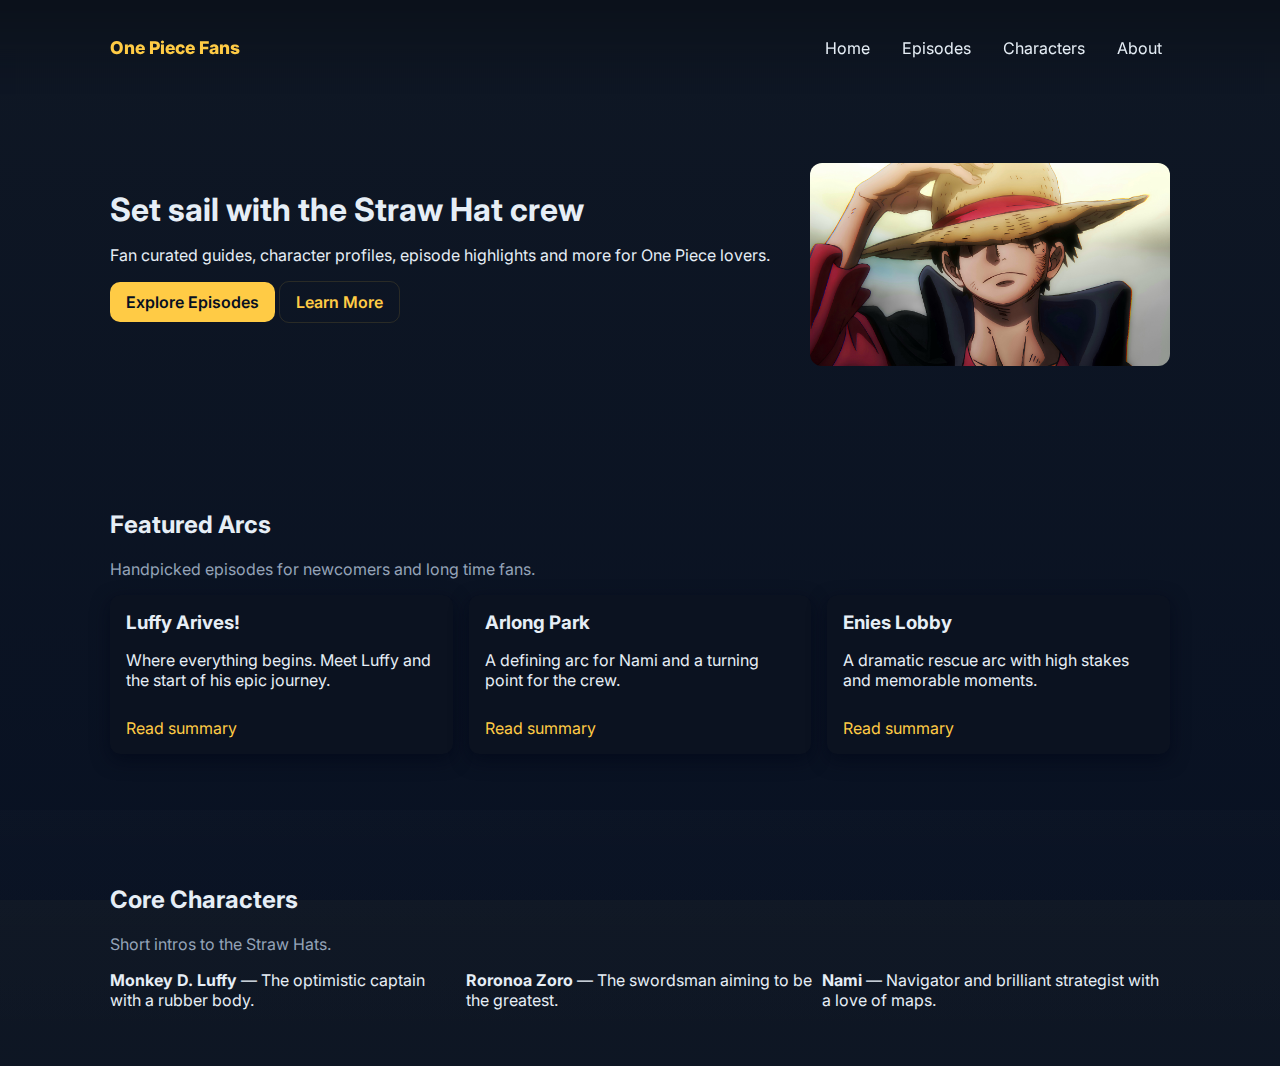
<file: Project4/web-content/index.html>
<html lang="en">
<head>
<meta charset="utf-8" />
<meta name="viewport" content="width=device-width, initial-scale=1" />
<title>One Piece Fan Site</title>
<link rel="icon" href="/favicon.ico">
<link rel="stylesheet" href="styles.css">
<link rel="preconnect" href="https://fonts.gstatic.com" crossorigin>
<link href="https://fonts.googleapis.com/css2?family=Inter:wght@400;600;800&display=swap" rel="stylesheet">
</head>
<body>
<header class="site-header">
<div class="container header-inner">
<a class="logo" href="index.html">One Piece Fans</a>
<nav class="main-nav">
<a href="index.html">Home</a>
<a href="#episodes">Episodes</a>
<a href="#characters">Characters</a>
<a href="about.html">About</a>
</nav>
<button class="menu-toggle" aria-expanded="false" aria-controls="main-nav">☰</button>
</div>
</header>


<main>
<section class="hero">
<div class="container hero-grid">
<div class="hero-text">
<h1>Set sail with the Straw Hat crew</h1>
<p>Fan curated guides, character profiles, episode highlights and more for One Piece lovers.</p>
<p class="cta-row">
<a class="btn" href="#episodes">Explore Episodes</a>
<a class="btn ghost" href="about.html">Learn More</a>
</p>
</div>
<div class="hero-art">
<img src="1352902.jpeg" alt="Monkey D. Luffy" />
</div>
</div>
</section>


<section id="episodes" class="section">
<div class="container">
<h2>Featured Arcs</h2>
<p class="lede">Handpicked episodes for newcomers and long time fans.</p>
<div class="grid cards">
<article class="card">
<h3>Luffy Arives!</h3>
<p>Where everything begins. Meet Luffy and the start of his epic journey.</p>
<a class="card-link" href="#">Read summary</a>
</article>
<article class="card">
<h3>Arlong Park</h3>
<p>A defining arc for Nami and a turning point for the crew.</p>
<a class="card-link" href="#">Read summary</a>
</article>
<article class="card">
<h3>Enies Lobby</h3>
<p>A dramatic rescue arc with high stakes and memorable moments.</p>
<a class="card-link" href="#">Read summary</a>
</article>
</div>
</div>
</section>


<section id="characters" class="section alt">
<div class="container">
<h2>Core Characters</h2>
<p class="lede">Short intros to the Straw Hats.</p>
<ul class="characters">
<li><strong>Monkey D. Luffy</strong> — The optimistic captain with a rubber body.</li>
<li><strong>Roronoa Zoro</strong> — The swordsman aiming to be the greatest.</li>
<li><strong>Nami</strong> — Navigator and brilliant strategist with a love of maps.</li>
</ul>
</div>
</html>
</file>
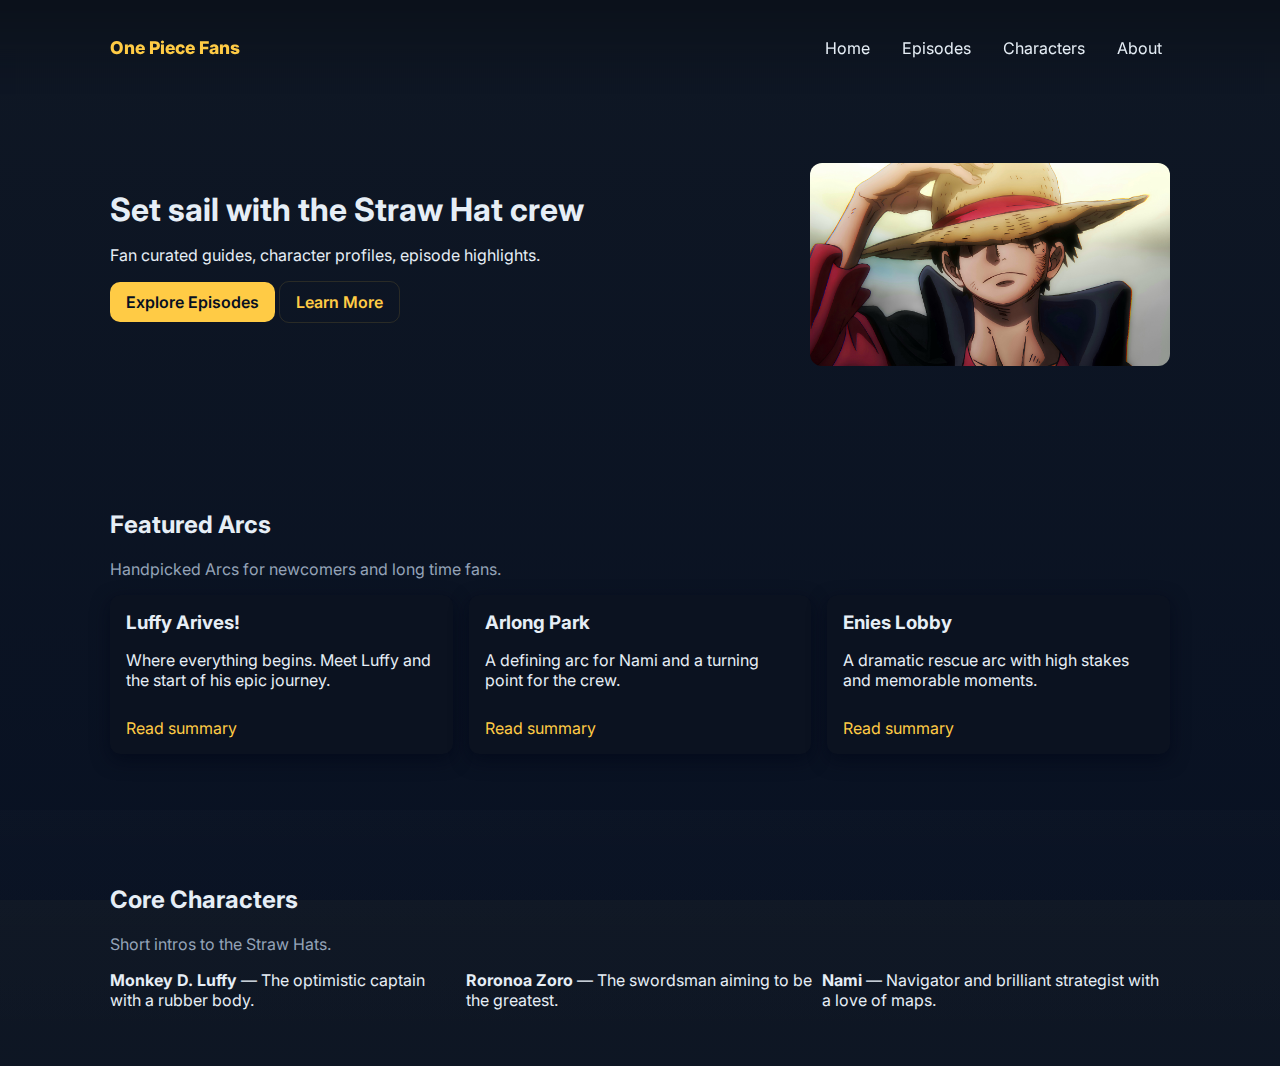
<file: Project5/web-content/index.html>
<html lang="en">
<head>
<meta charset="utf-8" />
<meta name="viewport" content="width=device-width, initial-scale=1" />
<title>One Piece Fan Site</title>
<link rel="icon" href="/favicon.ico">
<link rel="stylesheet" href="styles.css">
<link rel="preconnect" href="https://fonts.gstatic.com" crossorigin>
<link href="https://fonts.googleapis.com/css2?family=Inter:wght@400;600;800&display=swap" rel="stylesheet">
</head>
<body>
<header class="site-header">
<div class="container header-inner">
<a class="logo" href="index.html">One Piece Fans</a>
<nav class="main-nav">
<a href="index.html">Home</a>
<a href="#episodes">Episodes</a>
<a href="#characters">Characters</a>
<a href="about.html">About</a>
</nav>
<button class="menu-toggle" aria-expanded="false" aria-controls="main-nav">☰</button>
</div>
</header>


<main>
<section class="hero">
<div class="container hero-grid">
<div class="hero-text">
<h1>Set sail with the Straw Hat crew</h1>
<p>Fan curated guides, character profiles, episode highlights.</p>
<p class="cta-row">
<a class="btn" href="#episodes">Explore Episodes</a>
<a class="btn ghost" href="about.html">Learn More</a>
</p>
</div>
<div class="hero-art">
<img src="1352902.jpeg" alt="Monkey D. Luffy" />
</div>
</div>
</section>


<section id="episodes" class="section">
<div class="container">
<h2>Featured Arcs</h2>
<p class="lede">Handpicked Arcs for newcomers and long time fans.</p>
<div class="grid cards">
<article class="card">
<h3>Luffy Arives!</h3>
<p>Where everything begins. Meet Luffy and the start of his epic journey.</p>
<a class="card-link" href="#">Read summary</a>
</article>
<article class="card">
<h3>Arlong Park</h3>
<p>A defining arc for Nami and a turning point for the crew.</p>
<a class="card-link" href="#">Read summary</a>
</article>
<article class="card">
<h3>Enies Lobby</h3>
<p>A dramatic rescue arc with high stakes and memorable moments.</p>
<a class="card-link" href="#">Read summary</a>
</article>
</div>
</div>
</section>


<section id="characters" class="section alt">
<div class="container">
<h2>Core Characters</h2>
<p class="lede">Short intros to the Straw Hats.</p>
<ul class="characters">
<li><strong>Monkey D. Luffy</strong> — The optimistic captain with a rubber body.</li>
<li><strong>Roronoa Zoro</strong> — The swordsman aiming to be the greatest.</li>
<li><strong>Nami</strong> — Navigator and brilliant strategist with a love of maps.</li>
</ul>
</div>
</html>
</file>
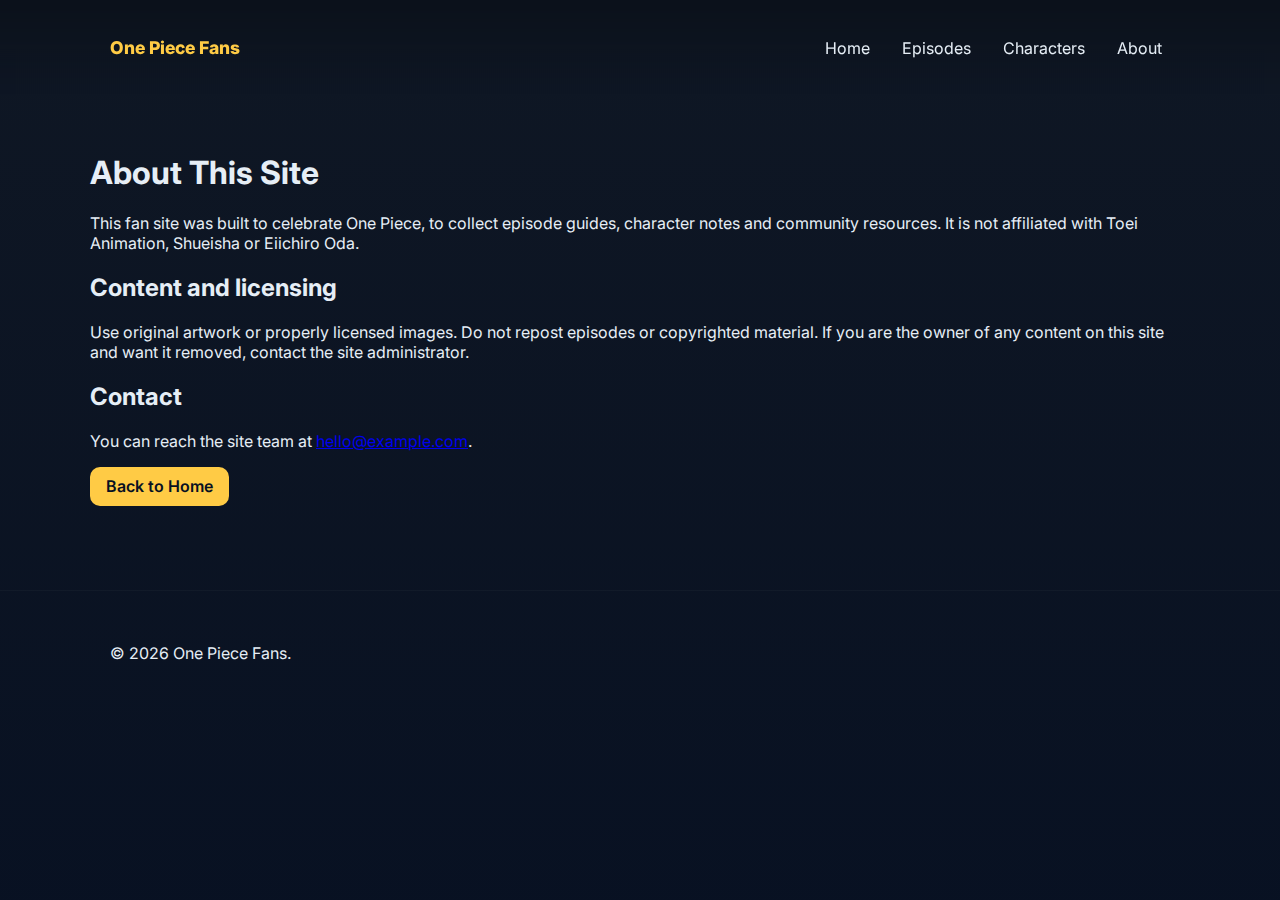
<file: Project4/web-content/about.html>
<html lang="en">
<head>
<meta charset="utf-8" />
<meta name="viewport" content="width=device-width, initial-scale=1" />
<title>About — One Piece Fans</title>
<link rel="stylesheet" href="styles.css">
<link href="https://fonts.googleapis.com/css2?family=Inter:wght@400;600;800&display=swap" rel="stylesheet">
</head>
<body>
<header class="site-header">
<div class="container header-inner">
<a class="logo" href="index.html">One Piece Fans</a>
<nav class="main-nav">
<a href="index.html">Home</a>
<a href="#episodes">Episodes</a>
<a href="#characters">Characters</a>
<a href="about.html">About</a>
</nav>
<button class="menu-toggle" aria-expanded="false">☰</button>
</div>
</header>


<main class="section container">
<h1>About This Site</h1>
<p>This fan site was built to celebrate One Piece, to collect episode guides, character notes and community resources. It is not affiliated with Toei Animation, Shueisha or Eiichiro Oda.</p>


<h2>Content and licensing</h2>
<p>Use original artwork or properly licensed images. Do not repost episodes or copyrighted material. If you are the owner of any content on this site and want it removed, contact the site administrator.</p>


<h2>Contact</h2>
<p>You can reach the site team at <a href="mailto:hello@example.com">hello@example.com</a>.</p>


<p><a class="btn" href="index.html">Back to Home</a></p>
</main>


<footer class="site-footer">
<div class="container footer-inner">
<p>© <span id="year2"></span> One Piece Fans.</p>
</div>
</footer>


<script>document.getElementById('year2').textContent = new Date().getFullYear();</script>
</body>
</html>
</file>
<file: Project4/web-content/styles.css>
:root{
--bg:#0f1724;
--card:#0b1220;
--accent:#ffcb45;
--muted:#94a3b8;
--glass: rgba(255,255,255,0.03);
--max-width:1100px;
--radius:12px;
}
*{box-sizing:border-box}
html,body{height:100%}
body{
margin:0;
font-family: 'Inter', system-ui, -apple-system, 'Segoe UI', Roboto, 'Helvetica Neue', Arial;
background: linear-gradient(180deg,var(--bg), #071022 120%);
color:#e6eef6;
-webkit-font-smoothing:antialiased;
-moz-osx-font-smoothing:grayscale;
}
.container{max-width:var(--max-width);margin:0 auto;padding:1.25rem}
.header-inner{display:flex;align-items:center;justify-content:space-between;gap:1rem}
.logo{font-weight:800;color:var(--accent);text-decoration:none;font-size:1.1rem}
.main-nav{display:flex;gap:1rem}
.main-nav a{color:inherit;text-decoration:none;padding:0.35rem 0.5rem;border-radius:8px}
.main-nav a:hover{background:var(--glass)}
.menu-toggle{display:none;background:none;border:0;color:inherit;font-size:1.2rem}


.site-header{backdrop-filter: blur(6px);position:sticky;top:0;background:linear-gradient(180deg, rgba(0,0,0,0.25), transparent);padding:0.75rem 0;z-index:50}


.hero{padding:3rem 0}
.hero-grid{display:grid;grid-template-columns:1fr 360px;gap:2rem;align-items:center}
.hero-text h1{font-size:2rem;margin:0 0 0.5rem}
.lede{color:var(--muted);margin-top:0}
.cta-row{margin-top:1rem}
.btn{display:inline-block;padding:0.6rem 1rem;border-radius:10px;background:var(--accent);color:#071022;text-decoration:none;font-weight:600}
.btn.ghost{background:transparent;border:1px solid rgba(255,203,69,0.12);color:var(--accent)}


.art-placeholder{height:220px;border-radius:12px;background:linear-gradient(135deg,#0b1220 0%, #132430 100%);display:flex;align-items:center;justify-content:center;color:var(--muted);font-weight:600}


.section{padding:2.25rem 0}
.section.alt{background:linear-gradient(180deg, rgba(255,255,255,0.01), transparent)}
.cards{display:grid;grid-template-columns:repeat(auto-fit,minmax(220px,1fr));gap:1rem;margin-top:1rem}
.card{background:var(--card);padding:1rem;border-radius:10px;box-shadow:0 6px 18px rgba(2,6,23,0.6)}
.card h3{margin:0 0 0.5rem}
.card-link{display:inline-block;margin-top:0.75rem;color:var(--accent);text-decoration:none}


.characters{list-style:none;padding:0;margin:0;display:grid;grid-template-columns:repeat(auto-fit,minmax(200px,1fr));gap:0.5rem}


.site-footer{border-top:1px solid rgba(255,255,255,0.03);padding:1rem 0;margin-top:2rem}
.footer-inner{display:flex;align-items:center;justify-content:space-between}
.footer-nav{display:flex;gap:1rem}
.footer-nav a{color:var(--muted);text-decoration:none;font-size:0.95rem}


/* Responsive */
@media (max-width:880px){
.hero-grid{grid-template-columns:1fr}
.menu-toggle{display:block}
.main-nav{position:absolute;right:1rem;top:64px;background:rgba(2,6,23,0.9);padding:0.75rem;border-radius:10px;flex-direction:column;display:none}
.main-nav.open{display:flex}
}


@media (max-width:480px){
.hero-text h1{font-size:1.6rem}
.art-placeholder{height:160px}
}

.hero-art img {
width: 100%;
height: auto;
border-radius: 12px;
display: block;
}

/* small utilities */
.text-muted{color:var(--muted)}
.center{text-align:center}
</file>
<file: Project5/web-content/styles.css>
:root{
--bg:#0f1724;
--card:#0b1220;
--accent:#ffcb45;
--muted:#94a3b8;
--glass: rgba(255,255,255,0.03);
--max-width:1100px;
--radius:12px;
}
*{box-sizing:border-box}
html,body{height:100%}
body{
margin:0;
font-family: 'Inter', system-ui, -apple-system, 'Segoe UI', Roboto, 'Helvetica Neue', Arial;
background: linear-gradient(180deg,var(--bg), #071022 120%);
color:#e6eef6;
-webkit-font-smoothing:antialiased;
-moz-osx-font-smoothing:grayscale;
}
.container{max-width:var(--max-width);margin:0 auto;padding:1.25rem}
.header-inner{display:flex;align-items:center;justify-content:space-between;gap:1rem}
.logo{font-weight:800;color:var(--accent);text-decoration:none;font-size:1.1rem}
.main-nav{display:flex;gap:1rem}
.main-nav a{color:inherit;text-decoration:none;padding:0.35rem 0.5rem;border-radius:8px}
.main-nav a:hover{background:var(--glass)}
.menu-toggle{display:none;background:none;border:0;color:inherit;font-size:1.2rem}


.site-header{backdrop-filter: blur(6px);position:sticky;top:0;background:linear-gradient(180deg, rgba(0,0,0,0.25), transparent);padding:0.75rem 0;z-index:50}


.hero{padding:3rem 0}
.hero-grid{display:grid;grid-template-columns:1fr 360px;gap:2rem;align-items:center}
.hero-text h1{font-size:2rem;margin:0 0 0.5rem}
.lede{color:var(--muted);margin-top:0}
.cta-row{margin-top:1rem}
.btn{display:inline-block;padding:0.6rem 1rem;border-radius:10px;background:var(--accent);color:#071022;text-decoration:none;font-weight:600}
.btn.ghost{background:transparent;border:1px solid rgba(255,203,69,0.12);color:var(--accent)}


.art-placeholder{height:220px;border-radius:12px;background:linear-gradient(135deg,#0b1220 0%, #132430 100%);display:flex;align-items:center;justify-content:center;color:var(--muted);font-weight:600}


.section{padding:2.25rem 0}
.section.alt{background:linear-gradient(180deg, rgba(255,255,255,0.01), transparent)}
.cards{display:grid;grid-template-columns:repeat(auto-fit,minmax(220px,1fr));gap:1rem;margin-top:1rem}
.card{background:var(--card);padding:1rem;border-radius:10px;box-shadow:0 6px 18px rgba(2,6,23,0.6)}
.card h3{margin:0 0 0.5rem}
.card-link{display:inline-block;margin-top:0.75rem;color:var(--accent);text-decoration:none}


.characters{list-style:none;padding:0;margin:0;display:grid;grid-template-columns:repeat(auto-fit,minmax(200px,1fr));gap:0.5rem}


.site-footer{border-top:1px solid rgba(255,255,255,0.03);padding:1rem 0;margin-top:2rem}
.footer-inner{display:flex;align-items:center;justify-content:space-between}
.footer-nav{display:flex;gap:1rem}
.footer-nav a{color:var(--muted);text-decoration:none;font-size:0.95rem}


/* Responsive */
@media (max-width:880px){
.hero-grid{grid-template-columns:1fr}
.menu-toggle{display:block}
.main-nav{position:absolute;right:1rem;top:64px;background:rgba(2,6,23,0.9);padding:0.75rem;border-radius:10px;flex-direction:column;display:none}
.main-nav.open{display:flex}
}


@media (max-width:480px){
.hero-text h1{font-size:1.6rem}
.art-placeholder{height:160px}
}

.hero-art img {
width: 100%;
height: auto;
border-radius: 12px;
display: block;
}

/* small utilities */
.text-muted{color:var(--muted)}
.center{text-align:center}
</file>
